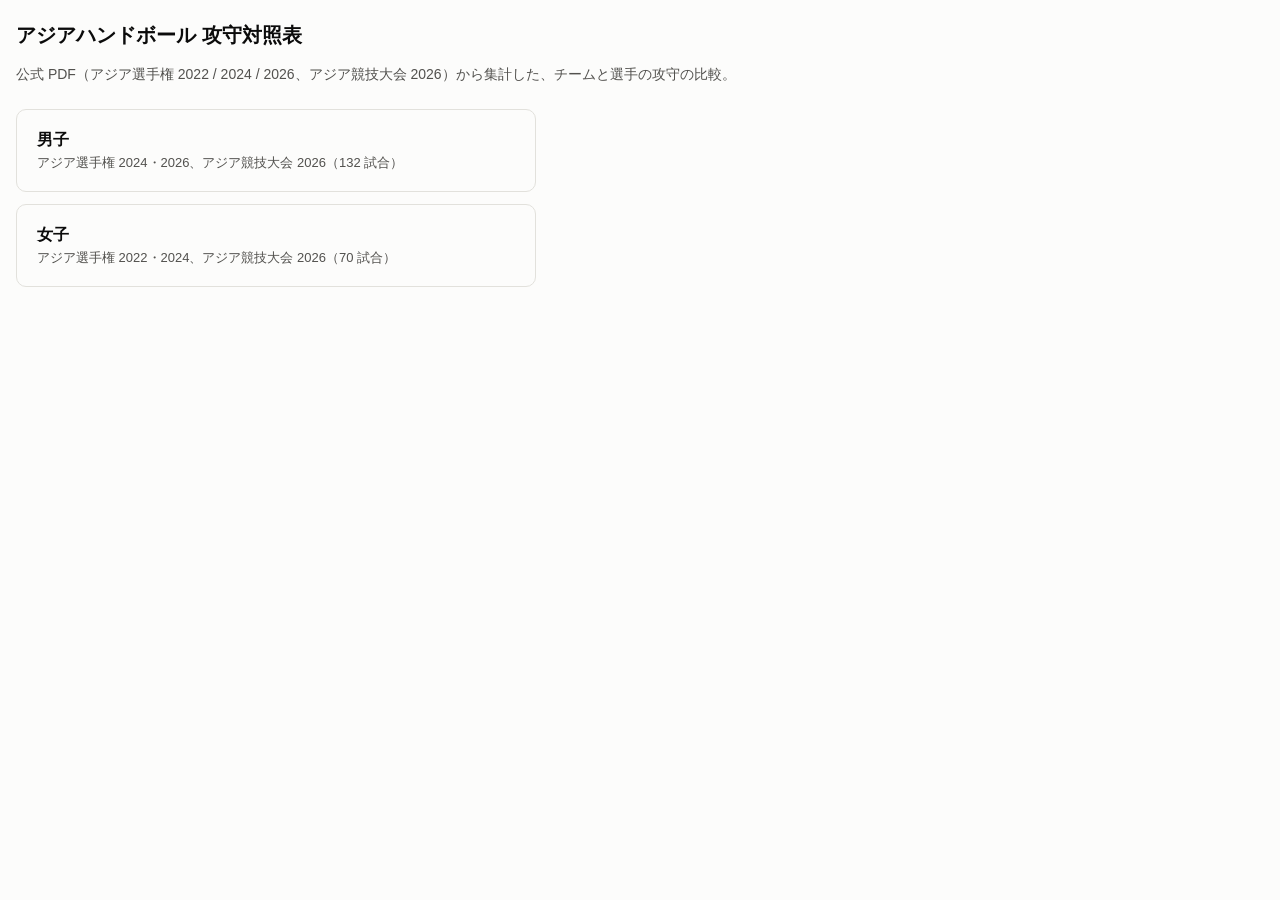
<file: index.html>
<!doctype html>
<html lang="ja">
<head>
<meta charset="utf-8">
<meta name="viewport" content="width=device-width, initial-scale=1">
<title>アジアハンドボール 攻守対照表</title>
<link rel="stylesheet" href="style.css">
</head>
<body>
<div class="wrap">
  <h1>アジアハンドボール 攻守対照表</h1>
  <p style="color:var(--text-2)">公式 PDF（アジア選手権 2022 / 2024 / 2026、アジア競技大会 2026）から集計した、チームと選手の攻守の比較。</p>
  <div class="home">
    <a href="men.html"><strong>男子</strong><span>アジア選手権 2024・2026、アジア競技大会 2026（132 試合）</span></a>
    <a href="women.html"><strong>女子</strong><span>アジア選手権 2022・2024、アジア競技大会 2026（70 試合）</span></a>
  </div>
</div>
</body>
</html>
</file>
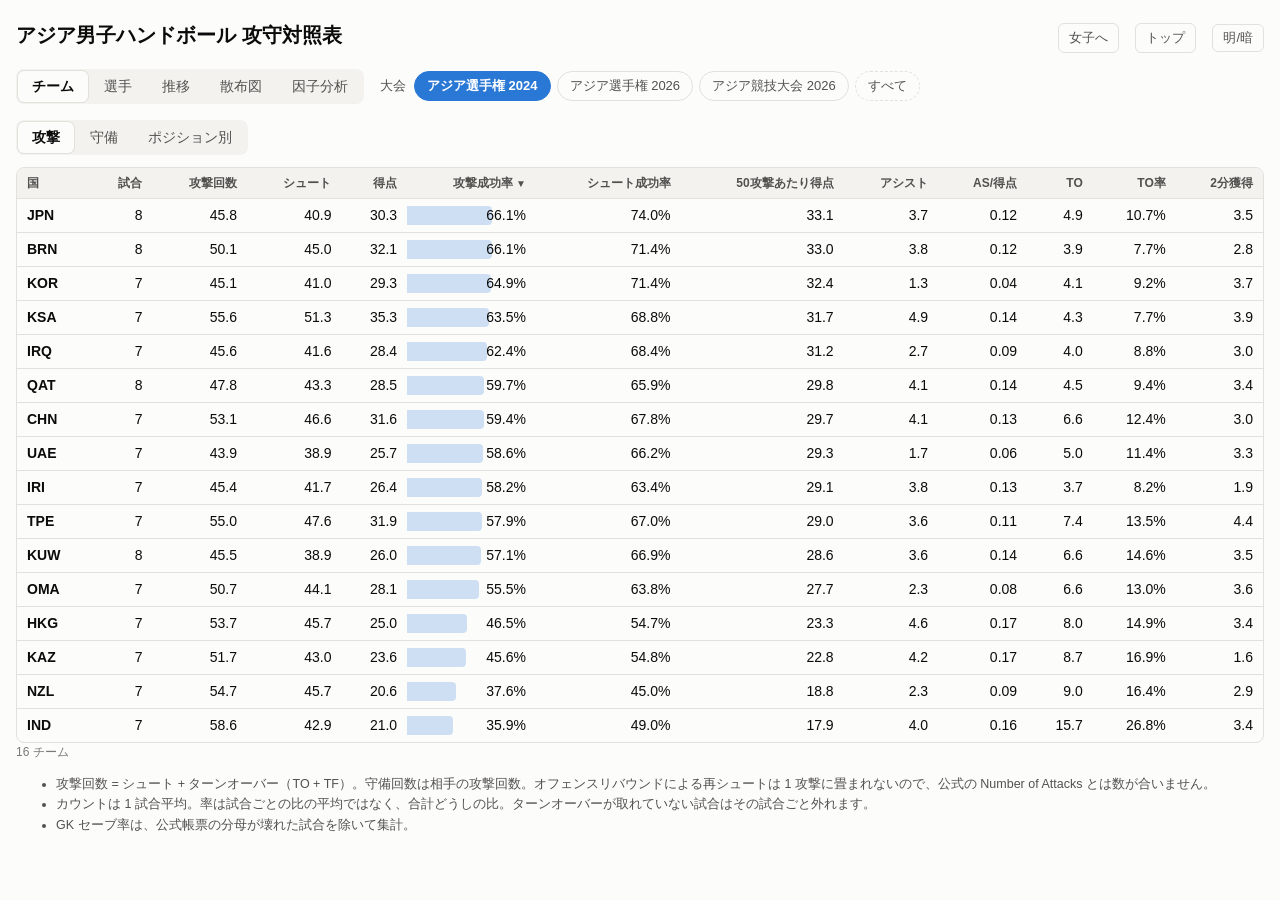
<file: men.html>
<!doctype html>
<html lang="ja">
<head>
<meta charset="utf-8">
<meta name="viewport" content="width=device-width, initial-scale=1">
<title>アジア男子 ハンドボール 攻守対照表</title>
<link rel="stylesheet" href="style.css">
</head>
<body>
<div class="wrap">
  <header>
    <h1 id="title">アジア男子ハンドボール 攻守対照表</h1>
    <span class="spacer"></span>
    <a id="other" href="women.html">女子へ</a>
    <a href="index.html">トップ</a>
    <button class="btn" id="theme" type="button">明/暗</button>
  </header>
  <div class="controls">
    <div class="tabs" role="tablist">
      <button role="tab" type="button" data-view="team" aria-selected="true">チーム</button>
      <button role="tab" type="button" data-view="player" aria-selected="false">選手</button>
      <button role="tab" type="button" data-view="trend" aria-selected="false">推移</button>
      <button role="tab" type="button" data-view="scatter" aria-selected="false">散布図</button>
      <button role="tab" type="button" data-view="factor" aria-selected="false">因子分析</button>
    </div>
    <div class="tours"><span class="lbl">大会</span><div id="tours" class="chips" role="group" aria-label="大会（複数選択可。複数を選ぶと積算）"></div></div>
  </div>
  <main id="view"></main>
</div>
<script src="data/M.js"></script>
<script src="fa.js"></script>
<script src="app.js"></script>
</body>
</html>
</file>
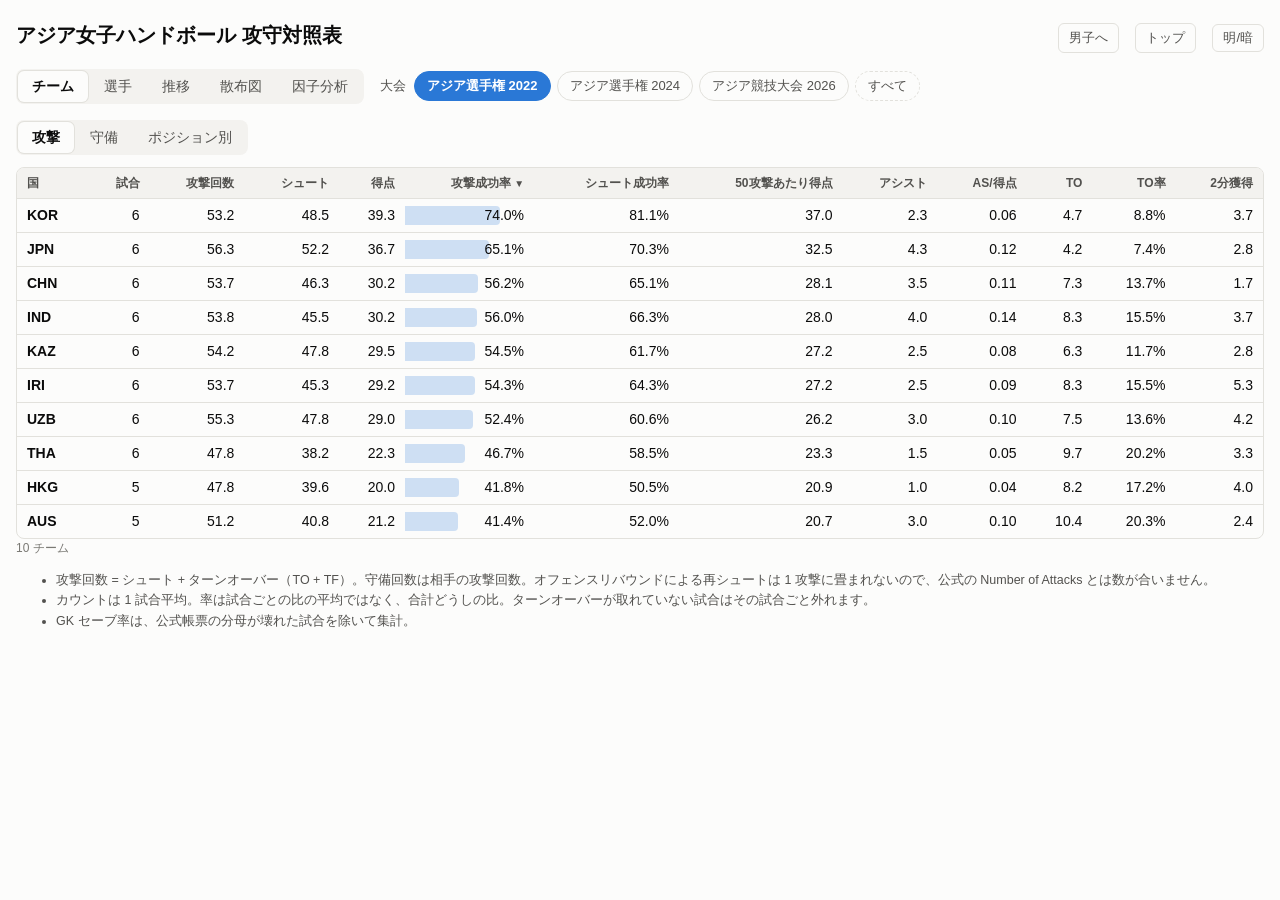
<file: women.html>
<!doctype html>
<html lang="ja">
<head>
<meta charset="utf-8">
<meta name="viewport" content="width=device-width, initial-scale=1">
<title>アジア女子 ハンドボール 攻守対照表</title>
<link rel="stylesheet" href="style.css">
</head>
<body>
<div class="wrap">
  <header>
    <h1 id="title">アジア女子ハンドボール 攻守対照表</h1>
    <span class="spacer"></span>
    <a id="other" href="men.html">男子へ</a>
    <a href="index.html">トップ</a>
    <button class="btn" id="theme" type="button">明/暗</button>
  </header>
  <div class="controls">
    <div class="tabs" role="tablist">
      <button role="tab" type="button" data-view="team" aria-selected="true">チーム</button>
      <button role="tab" type="button" data-view="player" aria-selected="false">選手</button>
      <button role="tab" type="button" data-view="trend" aria-selected="false">推移</button>
      <button role="tab" type="button" data-view="scatter" aria-selected="false">散布図</button>
      <button role="tab" type="button" data-view="factor" aria-selected="false">因子分析</button>
    </div>
    <div class="tours"><span class="lbl">大会</span><div id="tours" class="chips" role="group" aria-label="大会（複数選択可。複数を選ぶと積算）"></div></div>
  </div>
  <main id="view"></main>
</div>
<script src="data/W.js"></script>
<script src="fa.js"></script>
<script src="app.js"></script>
</body>
</html>
</file>
<file: style.css>
:root {
  color-scheme: light;
  --surface: #fcfcfb;
  --surface-2: #f3f2ef;
  --text: #0b0b0b;
  --text-2: #52514e;
  --text-3: #7a7974;
  --line: #e2e1dc;
  --series: #2a78d6;
  --heat: #2a78d6;
  --focus: #2a78d6;
  --s1: #2a78d6; --s2: #eb6834; --s3: #1baf7a; --s4: #eda100;
  --s5: #e87ba4; --s6: #008300; --s7: #4a3aa7; --s8: #e34948;
}
@media (prefers-color-scheme: dark) {
  :root:where(:not([data-theme="light"])) {
    color-scheme: dark;
    --surface: #1a1a19;
    --surface-2: #242423;
    --text: #ffffff;
    --text-2: #c3c2b7;
    --text-3: #8f8e86;
    --line: #353533;
    --series: #3987e5;
    --heat: #3987e5;
    --focus: #6da7ec;
    --s1: #3987e5; --s2: #d95926; --s3: #199e70; --s4: #c98500;
    --s5: #d55181; --s6: #008300; --s7: #9085e9; --s8: #e66767;
  }
}
:root[data-theme="dark"] {
  color-scheme: dark;
  --surface: #1a1a19;
  --surface-2: #242423;
  --text: #ffffff;
  --text-2: #c3c2b7;
  --text-3: #8f8e86;
  --line: #353533;
  --series: #3987e5;
  --heat: #3987e5;
  --focus: #6da7ec;
  --s1: #3987e5; --s2: #d95926; --s3: #199e70; --s4: #c98500;
  --s5: #d55181; --s6: #008300; --s7: #9085e9; --s8: #e66767;
}

* { box-sizing: border-box; }
html { -webkit-text-size-adjust: 100%; }
body {
  margin: 0;
  background: var(--surface);
  color: var(--text);
  font: 14px/1.5 -apple-system, BlinkMacSystemFont, "Hiragino Sans", "Hiragino Kaku Gothic ProN", "Yu Gothic", "Noto Sans JP", sans-serif;
}
.wrap { max-width: 1280px; margin: 0 auto; padding: 20px 16px 48px; }

header { display: flex; flex-wrap: wrap; align-items: baseline; gap: 8px 16px; margin-bottom: 16px; }
h1 { font-size: 20px; margin: 0; font-weight: 700; }
.spacer { flex: 1; }
header a, .btn {
  color: var(--text-2); text-decoration: none; font-size: 13px;
  border: 1px solid var(--line); border-radius: 6px; padding: 4px 10px; background: transparent; cursor: pointer;
}
header a:hover, .btn:hover { color: var(--text); border-color: var(--text-3); }

.controls { display: flex; flex-wrap: wrap; gap: 10px 16px; align-items: center; margin-bottom: 12px; }
.controls label { color: var(--text-2); font-size: 13px; display: inline-flex; align-items: center; gap: 6px; }
select, input[type="number"], input[type="search"] {
  font: inherit; color: var(--text); background: var(--surface);
  border: 1px solid var(--line); border-radius: 6px; padding: 4px 8px; min-height: 30px;
}
input[type="number"] { width: 72px; }
input[type="search"] { width: 150px; }
:focus-visible { outline: 2px solid var(--focus); outline-offset: 2px; }

.tours[hidden] { display: none; }
.tours { display: flex; flex-wrap: wrap; align-items: center; gap: 6px 8px; }
.tours .lbl { color: var(--text-2); font-size: 13px; }
.chips { display: flex; flex-wrap: wrap; gap: 6px; }
.chip {
  font: inherit; font-size: 13px; color: var(--text-2); background: transparent; cursor: pointer;
  border: 1px solid var(--line); border-radius: 999px; padding: 3px 12px; min-height: 30px;
}
.chip:hover { border-color: var(--text-3); color: var(--text); }
.chip[aria-checked="true"] { background: var(--series); border-color: var(--series); color: #fff; font-weight: 600; }
.chip.all { border-style: dashed; }
.chip:disabled { opacity: .45; cursor: default; }

.tabs { display: inline-flex; gap: 2px; background: var(--surface-2); border-radius: 8px; padding: 2px; }
.tabs button {
  font: inherit; border: 0; background: transparent; color: var(--text-2);
  padding: 5px 14px; border-radius: 6px; cursor: pointer;
}
.tabs button[aria-selected="true"] { background: var(--surface); color: var(--text); font-weight: 600; box-shadow: 0 0 0 1px var(--line); }
.subtabs { margin: 4px 0 12px; }

.scroll { overflow-x: auto; border: 1px solid var(--line); border-radius: 8px; }
table { border-collapse: collapse; width: 100%; font-variant-numeric: tabular-nums; }
th, td { padding: 6px 10px; text-align: right; white-space: nowrap; border-bottom: 1px solid var(--line); }
th { position: sticky; top: 0; background: var(--surface-2); color: var(--text-2); font-weight: 600; font-size: 12px; }
th.l, td.l { text-align: left; }
th button {
  font: inherit; color: inherit; background: none; border: 0; padding: 0; cursor: pointer; font-weight: inherit;
}
th button:hover { color: var(--text); }
th[aria-sort="ascending"] button::after { content: " ▲"; font-size: 10px; }
th[aria-sort="descending"] button::after { content: " ▼"; font-size: 10px; }
tbody tr:hover td { background: var(--surface-2); }
tbody tr:last-child td { border-bottom: 0; }
td.na { color: var(--text-3); }
td.org { font-weight: 600; }
td .sub { color: var(--text-3); font-size: 12px; }
td.bar { position: relative; min-width: 88px; }
td.bar .fill {
  position: absolute; left: 0; top: 7px; bottom: 7px; background: var(--series); opacity: .22;
  border-radius: 0 4px 4px 0;
}
td.bar span { position: relative; }
.grp-start { border-left: 1px solid var(--line); }

.notes { color: var(--text-2); font-size: 12.5px; margin: 14px 0 0; }
.notes li { margin: 2px 0; }
.empty { padding: 32px; text-align: center; color: var(--text-3); }
.count { color: var(--text-3); font-size: 12px; }

/* トップページ */
.home { display: grid; gap: 12px; max-width: 520px; margin-top: 24px; }
.home a {
  display: block; padding: 18px 20px; border: 1px solid var(--line); border-radius: 10px;
  color: var(--text); text-decoration: none;
}
.home a:hover { border-color: var(--text-3); background: var(--surface-2); }
.home strong { display: block; font-size: 16px; }
.home span { color: var(--text-2); font-size: 13px; }

@media (max-width: 600px) {
  h1 { font-size: 17px; }
  th, td { padding: 6px 8px; }
}

/* 推移 */
h2 { font-size: 15px; margin: 22px 0 8px; }
.chk { cursor: pointer; }
.chk input { margin: 0; }
.grid { display: grid; grid-template-columns: repeat(auto-fill, minmax(250px, 1fr)); gap: 10px; }
.card { margin: 0; border: 1px solid var(--line); border-radius: 8px; padding: 8px 10px 4px; background: var(--surface); }
.card figcaption { font-size: 12.5px; color: var(--text-2); line-height: 1.3; min-height: 2.6em; }
.card .u { color: var(--text-3); margin-left: 6px; font-size: 11px; white-space: nowrap; }
.card svg { display: block; width: 100%; height: auto; }
.card .ln { fill: none; stroke: var(--series); stroke-width: 2; stroke-linejoin: round; stroke-linecap: round; }
.card .pt { fill: var(--series); stroke: var(--surface); stroke-width: 2; }
.card .gl { stroke: var(--line); stroke-width: 1; }
.card .vl { fill: var(--text); font-size: 11.5px; font-weight: 600; font-variant-numeric: tabular-nums; }
.card .ax { fill: var(--text-3); font-size: 10px; }
.card g:hover .pt { r: 6; }

.card .ln { stroke-width: 2; }
.card .gl.faint { stroke-dasharray: 2 3; opacity: .7; }
.controls.orgs { gap: 6px 8px; }
.controls.orgs .lbl { color: var(--text-2); font-size: 13px; }
.orgchip {
  display: inline-flex; align-items: center; gap: 6px; border: 1px solid var(--line); border-radius: 999px;
  padding: 2px 6px 2px 10px; min-height: 30px; font-weight: 600; font-size: 13px;
}
.orgchip .sub { color: var(--text-3); font-weight: 400; font-size: 11px; }
.orgchip .x {
  font: inherit; font-size: 11px; line-height: 1; color: var(--text-3); background: transparent; border: 0;
  border-radius: 50%; width: 22px; height: 22px; cursor: pointer;
}
.orgchip .x:hover { color: var(--text); background: var(--surface-2); }
.swatch { display: inline-block; width: 10px; height: 10px; border-radius: 50%; }
td .swatch { margin-right: 6px; }

/* 散布図 */
.scatter { max-width: 760px; margin: 8px 0 18px; }
.scatter svg { display: block; width: 100%; height: auto; }
.scatter .frame { fill: none; stroke: var(--line); stroke-width: 1; }
.scatter .gl { stroke: var(--line); stroke-width: 1; }
.scatter .gl.faint { stroke-dasharray: 2 3; opacity: .7; }
.scatter .mean { stroke: var(--text-3); stroke-width: 1.2; stroke-dasharray: 5 4; }
.scatter .ax { fill: var(--text-3); font-size: 11px; }
.scatter .axt { fill: var(--text-2); font-size: 12px; }
.scatter .quad { fill: var(--text-3); font-size: 11px; opacity: .85; }
.scatter .pt { stroke: var(--surface); stroke-width: 2; }
.scatter .vl { fill: var(--text); font-size: 11.5px; font-weight: 600; }
.scatter g:hover .pt { r: 8; }

.members { display: grid; gap: 4px; margin: 4px 0 16px; font-size: 13px; }
.members .swatch { margin-right: 8px; }
.tabs button:disabled { opacity: .4; cursor: default; }

/* 因子分析 */
.vars { margin: 6px 0 12px; }
.vars summary { cursor: pointer; color: var(--text-2); font-size: 13px; }
.vars .chips { margin-top: 8px; }
.warn, .note-warn { margin: 6px 0 10px; padding: 8px 12px; border-radius: 8px; font-size: 13px; border: 1px solid var(--line); }
.warn { border-color: var(--s8); }
.note-warn { border-color: var(--s4); }
.fagrid { display: grid; grid-template-columns: repeat(auto-fit, minmax(300px, 1fr)); gap: 8px 24px; align-items: start; }
.fagrid svg { width: 100%; max-width: 380px; height: auto; display: block; }
.fagrid svg .ln { fill: none; stroke: var(--text-3); stroke-width: 1.5; }
.fagrid svg .pt { stroke: var(--surface); stroke-width: 2; }
.fagrid svg .gl { stroke: var(--line); }
.fagrid svg .gl.faint { stroke-dasharray: 2 3; opacity: .7; }
.fagrid svg .mean { stroke: var(--text-3); stroke-width: 1.2; stroke-dasharray: 5 4; }
.fagrid svg .ax { fill: var(--text-3); font-size: 11px; }
.fagrid svg .axt { fill: var(--text-2); font-size: 11.5px; }
.reading { margin: 0; padding-left: 18px; font-size: 13px; }
.reading li { margin: 4px 0; }
td.strong { font-weight: 700; }
.sumrow td { background: var(--surface-2); font-weight: 600; }
.faplots { display: grid; grid-template-columns: repeat(auto-fit, minmax(300px, 1fr)); gap: 12px; }
.faplot { margin: 0; border: 1px solid var(--line); border-radius: 8px; padding: 8px 10px; }
.faplot figcaption { font-size: 13px; color: var(--text-2); margin-bottom: 4px; }
.faplot svg { width: 100%; height: auto; display: block; }
.faplot .frame { fill: none; stroke: var(--line); }
.faplot .gl { stroke: var(--line); } .faplot .gl.faint { stroke-dasharray: 2 3; opacity: .7; }
.faplot .mean { stroke: var(--text-3); stroke-width: 1.2; stroke-dasharray: 5 4; }
.faplot .ax { fill: var(--text-3); font-size: 10.5px; } .faplot .axt { fill: var(--text-2); font-size: 11.5px; }
.faplot .pt { stroke: var(--surface); stroke-width: 2; }
.faplot .vl { fill: var(--text); font-size: 11px; font-weight: 600; }

/* 選手の推移 */
.ptrend { margin: 6px 0 18px; }
tbody tr.pick { cursor: pointer; }
tbody tr.pick.sel td { background: color-mix(in srgb, var(--series) 16%, transparent); }
tbody tr.pick:focus-visible { outline: 2px solid var(--focus); outline-offset: -2px; }
</file>
